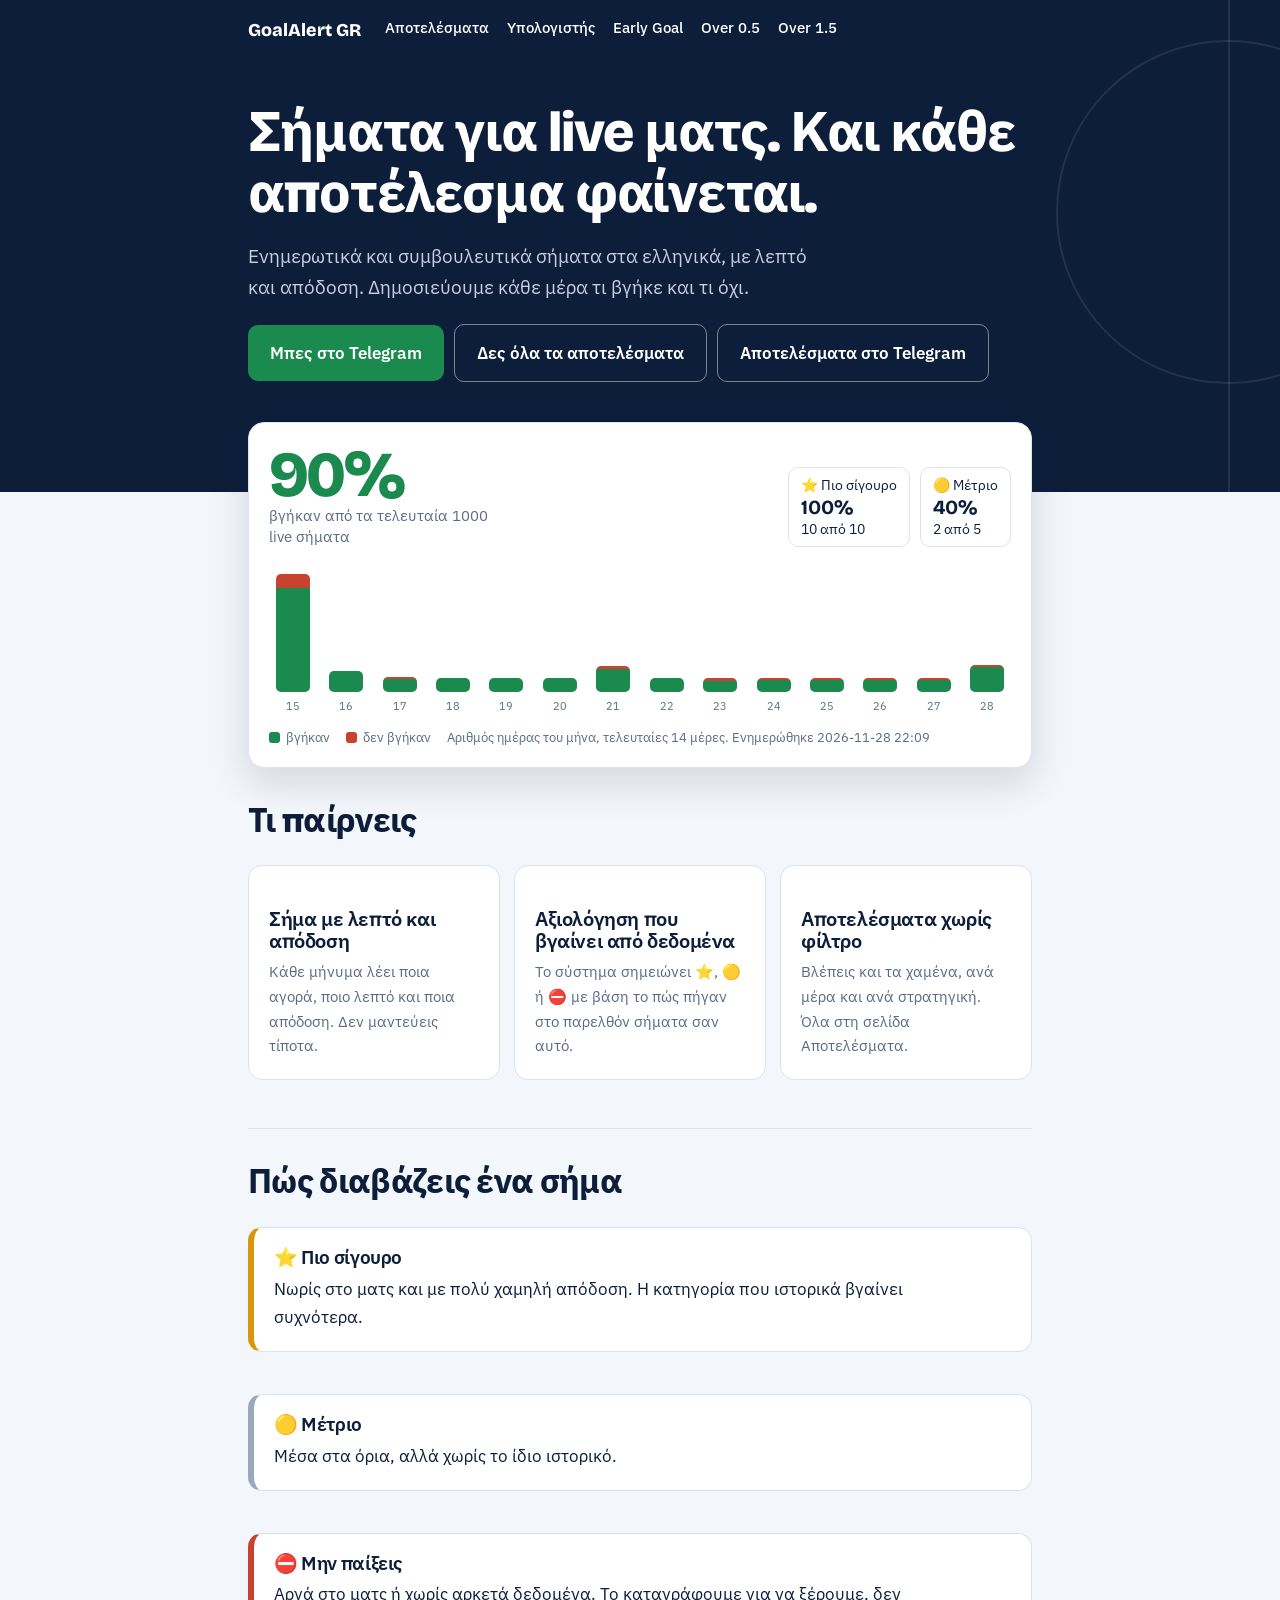
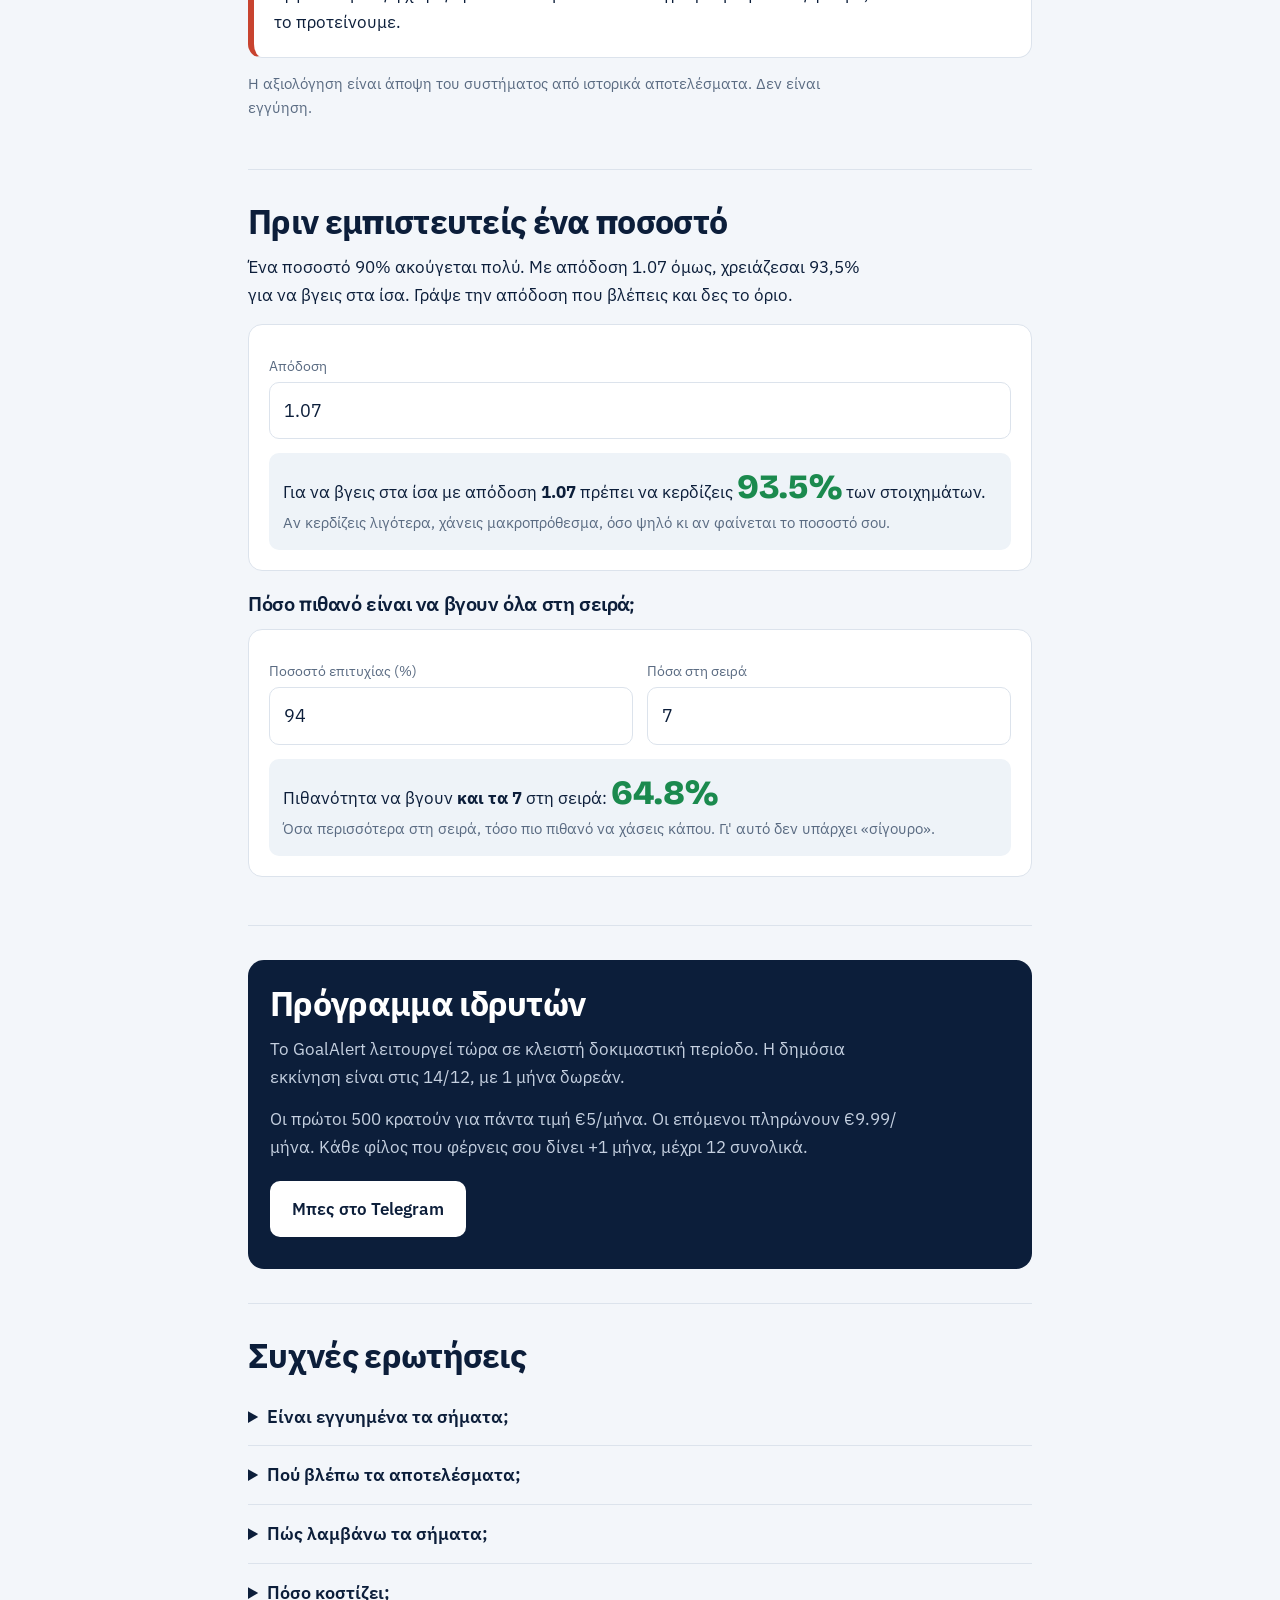
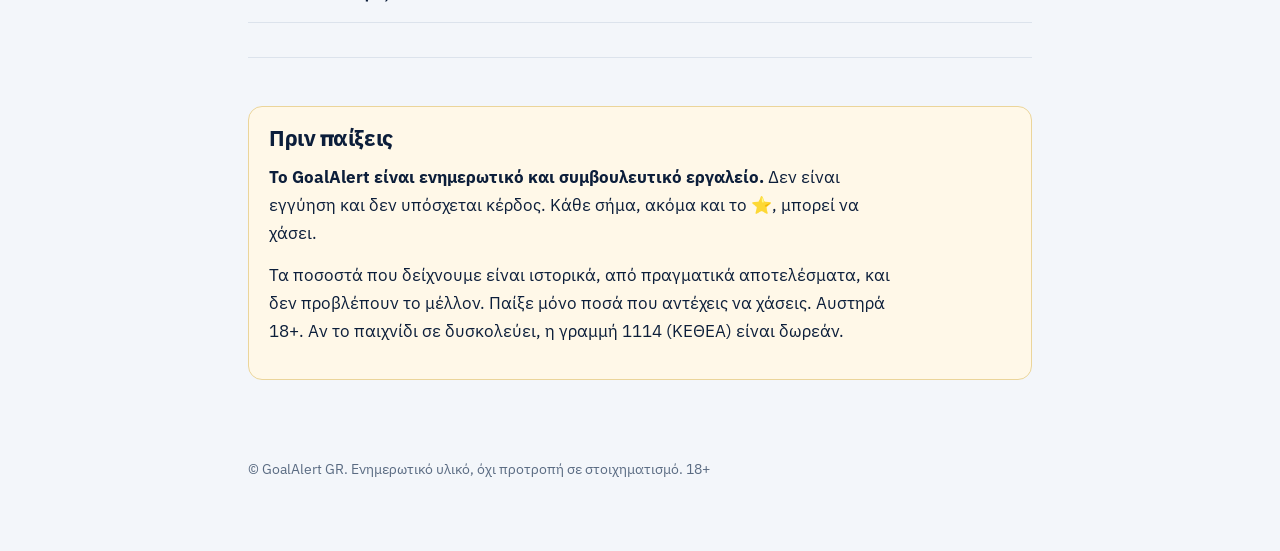
<file: index.html>
<!doctype html><html lang="el"><head><meta charset="utf-8"><meta name="viewport" content="width=device-width, initial-scale=1"><title>GoalAlert GR — Σήματα για live ποδόσφαιρο, με δημόσια αποτελέσματα</title><meta name="description" content="Ενημερωτικά και συμβουλευτικά σήματα για live ποδόσφαιρο στα ελληνικά, με καθημερινή δημόσια καταγραφή: τι βγήκε και τι όχι. Δωρεάν υπολογιστές απόδοσης."><link rel="canonical" href="https://goalalert-site.onrender.com/"><link rel="stylesheet" href="style.css"></head><body>
<div class="hero"><div class="wrap">
<nav><a href="index.html">GoalAlert GR</a><a href="apotelesmata.html">Αποτελέσματα</a><a href="pososto-gia-apodosi.html">Υπολογιστής</a><a href="early-goal.html">Early Goal</a><a href="over-0-5-imichrono.html">Over 0.5</a><a href="over-1-5.html">Over 1.5</a></nav>
<header><h1>Σήματα για live ματς. Και κάθε αποτέλεσμα φαίνεται.</h1>
<p class="lead">Ενημερωτικά και συμβουλευτικά σήματα στα ελληνικά, με λεπτό και απόδοση. Δημοσιεύουμε κάθε μέρα τι βγήκε και τι όχι.</p>
<a class="btn" href="https://t.me/GoalAlertGRBot">Μπες στο Telegram</a><a class="btn alt" href="apotelesmata.html">Δες όλα τα αποτελέσματα</a><a class="btn alt" href="https://t.me/goalalertgr_results">Αποτελέσματα στο Telegram</a></header>
</div></div>
<div class="wrap proofwrap"><div id="live-summary"><div class="proof"><p class="note" style="margin:0">Φόρτωση αποτελεσμάτων…</p></div></div></div>
<div class="wrap">
<section style="border-top:0"><h2>Τι παίρνεις</h2>
<div class="grid three">
<div class="card"><h3>Σήμα με λεπτό και απόδοση</h3><p class="note" style="margin:0">Κάθε μήνυμα λέει ποια αγορά, ποιο λεπτό και ποια απόδοση. Δεν μαντεύεις τίποτα.</p></div>
<div class="card"><h3>Αξιολόγηση που βγαίνει από δεδομένα</h3><p class="note" style="margin:0">Το σύστημα σημειώνει ⭐, 🟡 ή ⛔ με βάση το πώς πήγαν στο παρελθόν σήματα σαν αυτό.</p></div>
<div class="card"><h3>Αποτελέσματα χωρίς φίλτρο</h3><p class="note" style="margin:0">Βλέπεις και τα χαμένα, ανά μέρα και ανά στρατηγική. Όλα στη σελίδα Αποτελέσματα.</p></div>
</div></section>
<section id="sima"><h2>Πώς διαβάζεις ένα σήμα</h2>
<div class="grid">
<div class="card v s"><h3>⭐ Πιο σίγουρο</h3><p style="margin:0">Νωρίς στο ματς και με πολύ χαμηλή απόδοση. Η κατηγορία που ιστορικά βγαίνει συχνότερα.</p></div>
<div class="card v m"><h3>🟡 Μέτριο</h3><p style="margin:0">Μέσα στα όρια, αλλά χωρίς το ίδιο ιστορικό.</p></div>
<div class="card v x"><h3>⛔ Μην παίξεις</h3><p style="margin:0">Αργά στο ματς ή χωρίς αρκετά δεδομένα. Το καταγράφουμε για να ξέρουμε, δεν το προτείνουμε.</p></div>
</div>
<p class="note">Η αξιολόγηση είναι άποψη του συστήματος από ιστορικά αποτελέσματα. Δεν είναι εγγύηση.</p></section>
<section id="ypologistes"><h2>Πριν εμπιστευτείς ένα ποσοστό</h2>
<p>Ένα ποσοστό 90% ακούγεται πολύ. Με απόδοση 1.07 όμως, χρειάζεσαι 93,5% για να βγεις στα ίσα. Γράψε την απόδοση που βλέπεις και δες το όριο.</p>
<div class="card"><label for="be-odds">Απόδοση</label><input id="be-odds" inputmode="decimal" value="1.07"><div class="out" id="be-out"></div></div>
<h3>Πόσο πιθανό είναι να βγουν όλα στη σειρά;</h3>
<div class="card"><div class="grid two"><div><label for="st-p">Ποσοστό επιτυχίας (%)</label><input id="st-p" inputmode="decimal" value="94"></div><div><label for="st-n">Πόσα στη σειρά</label><input id="st-n" inputmode="numeric" value="7"></div></div><div class="out" id="st-out"></div></div></section>
<section id="programma"><div class="founder"><h2>Πρόγραμμα ιδρυτών</h2>
<p>Το GoalAlert λειτουργεί τώρα σε κλειστή δοκιμαστική περίοδο. Η δημόσια εκκίνηση είναι στις 14/12, με 1 μήνα δωρεάν.</p>
<p>Οι πρώτοι 500 κρατούν για πάντα τιμή €5/μήνα. Οι επόμενοι πληρώνουν €9.99/μήνα. Κάθε φίλος που φέρνεις σου δίνει +1 μήνα, μέχρι 12 συνολικά.</p>
<a class="btn" href="https://t.me/GoalAlertGRBot">Μπες στο Telegram</a></div></section>
<section id="faq"><h2>Συχνές ερωτήσεις</h2>
<details><summary>Είναι εγγυημένα τα σήματα;</summary><p>Όχι. Τίποτα δεν είναι εγγυημένο στο ποδόσφαιρο. Το GoalAlert είναι ενημερωτικό και συμβουλευτικό.</p></details>
<details><summary>Πού βλέπω τα αποτελέσματα;</summary><p>Στη σελίδα <a href="apotelesmata.html">Αποτελέσματα</a>. Ανανεώνονται αυτόματα και περιλαμβάνουν και τα χαμένα. Τα ίδια αποτελέσματα ανεβαίνουν κάθε πρωί και στο <a href="https://t.me/goalalertgr_results">δημόσιο κανάλι μας στο Telegram</a>.</p></details>
<details><summary>Πώς λαμβάνω τα σήματα;</summary><p>Μέσα από το Telegram. Πατάς «Μπες στο Telegram», ξεκινάς το bot και παίρνεις προσωπικούς συνδέσμους για τα κανάλια.</p></details>
<details><summary>Πόσο κοστίζει;</summary><p>Στη δημόσια εκκίνηση: 1 μήνας δωρεάν, μετά €5/μήνα για τους πρώτους 500 και €9.99/μήνα για τους υπόλοιπους.</p></details></section>
<section id="risk"><div class="card warn"><h2 style="font-size:22px">Πριν παίξεις</h2><p><b>Το GoalAlert είναι ενημερωτικό και συμβουλευτικό εργαλείο.</b> Δεν είναι εγγύηση και δεν υπόσχεται κέρδος. Κάθε σήμα, ακόμα και το ⭐, μπορεί να χάσει.</p><p>Τα ποσοστά που δείχνουμε είναι ιστορικά, από πραγματικά αποτελέσματα, και δεν προβλέπουν το μέλλον. Παίξε μόνο ποσά που αντέχεις να χάσεις. Αυστηρά 18+. Αν το παιχνίδι σε δυσκολεύει, η γραμμή 1114 (ΚΕΘΕΑ) είναι δωρεάν.</p></div></section>
<footer>© GoalAlert GR. Ενημερωτικό υλικό, όχι προτροπή σε στοιχηματισμό. 18+</footer>
</div><script>window.GA_API="";</script><script src="app.js"></script></body></html>
</file>
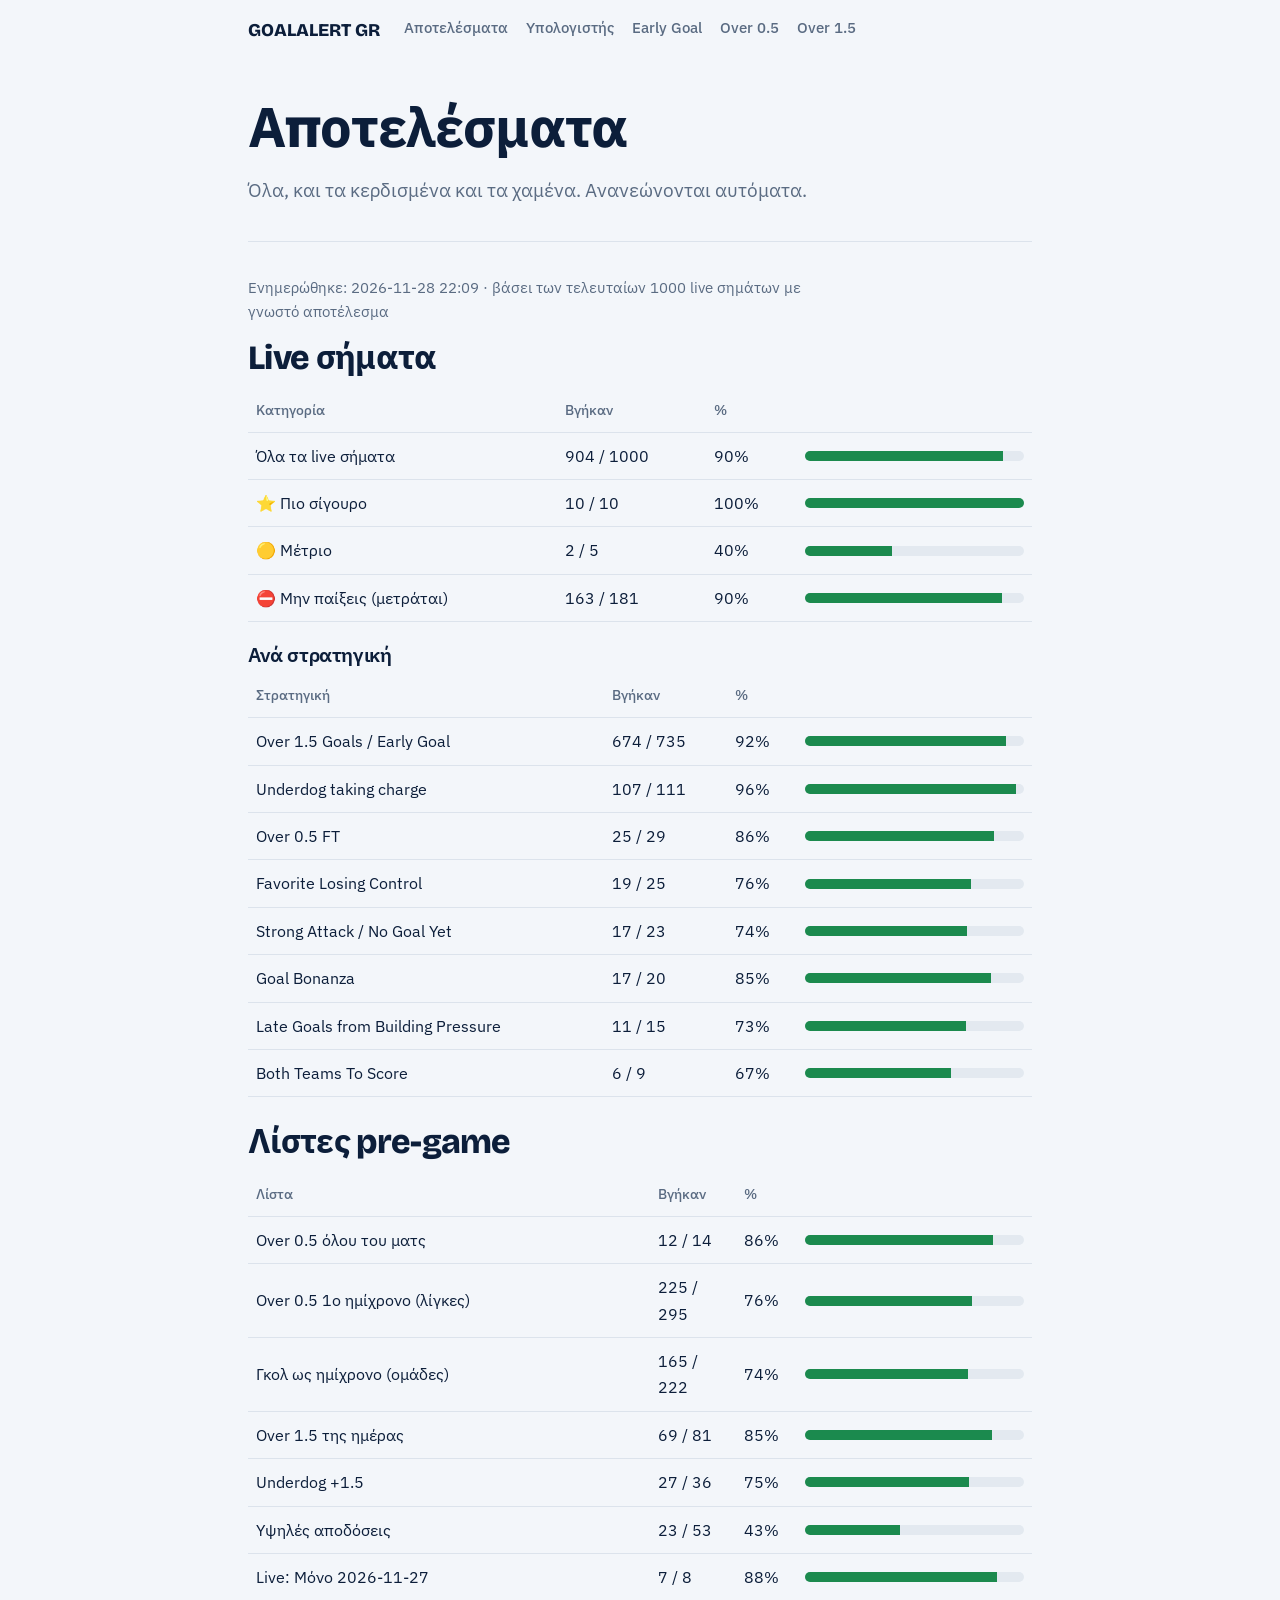
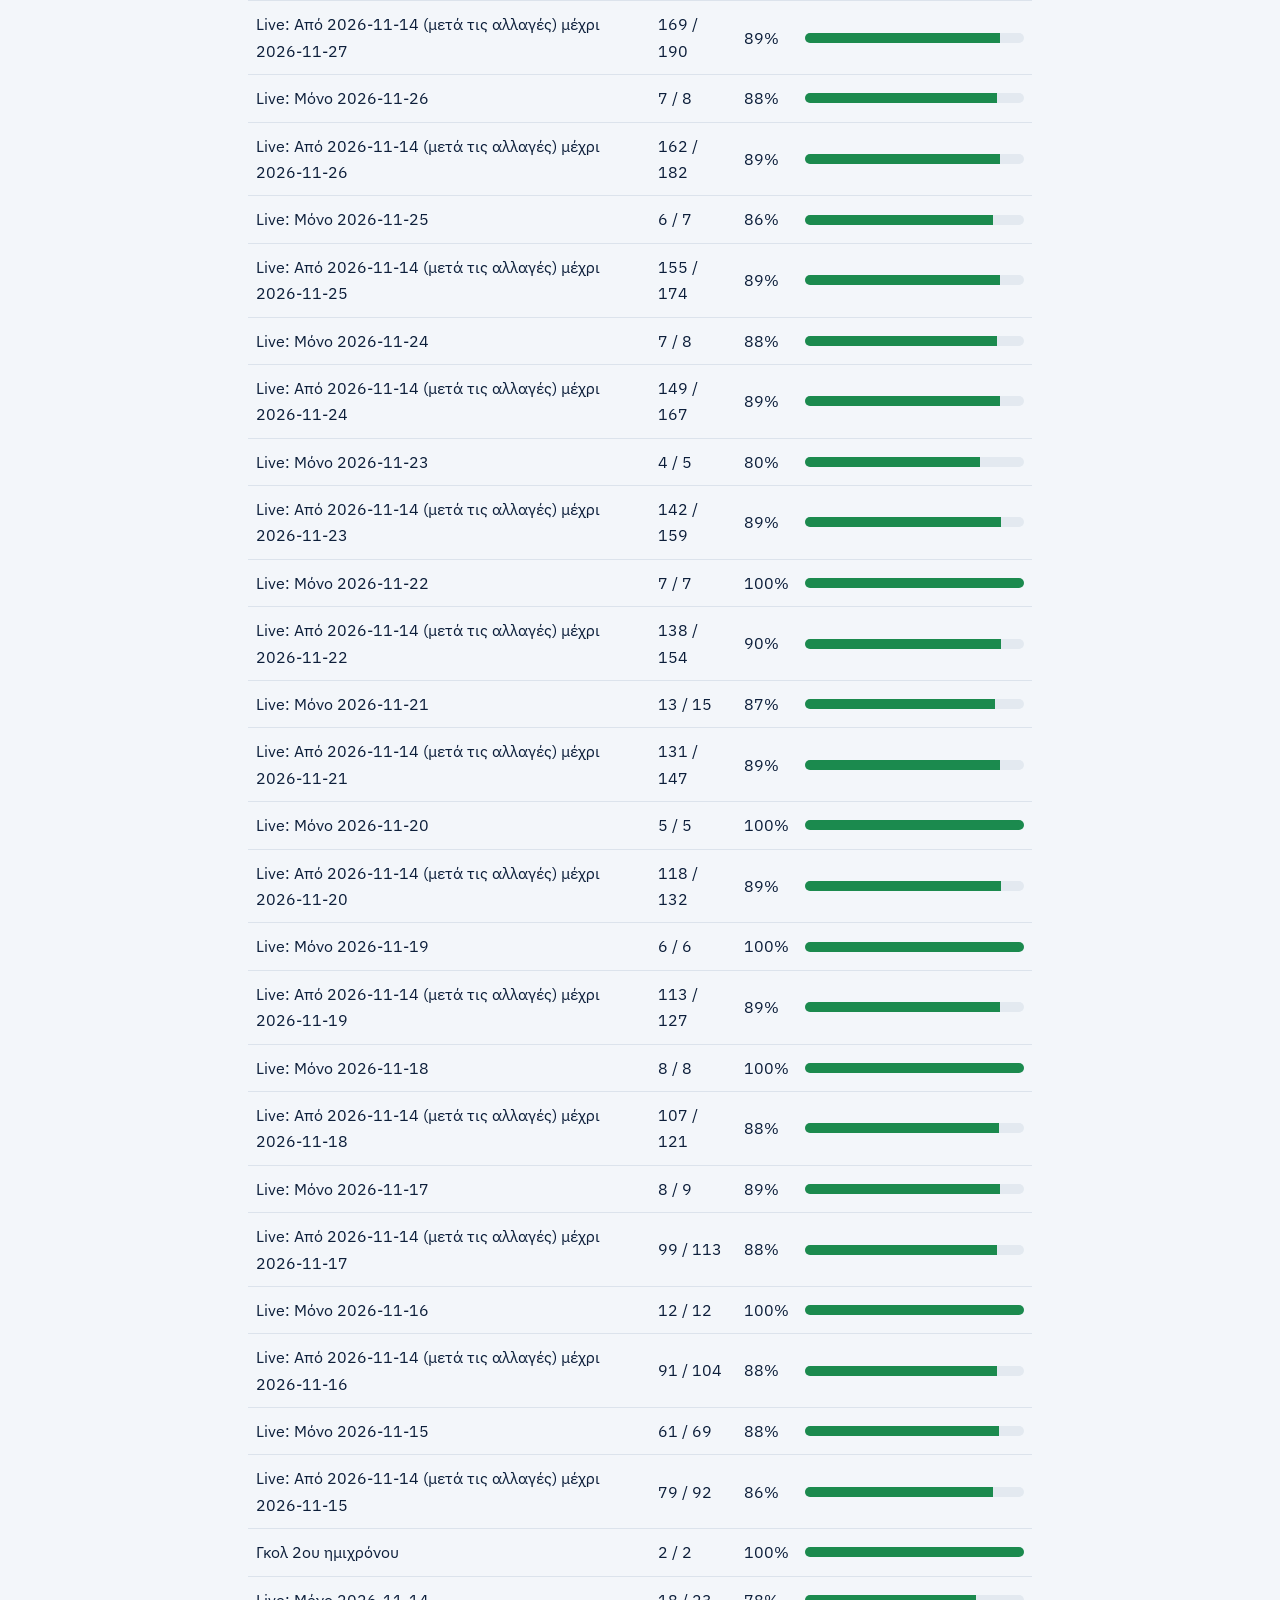
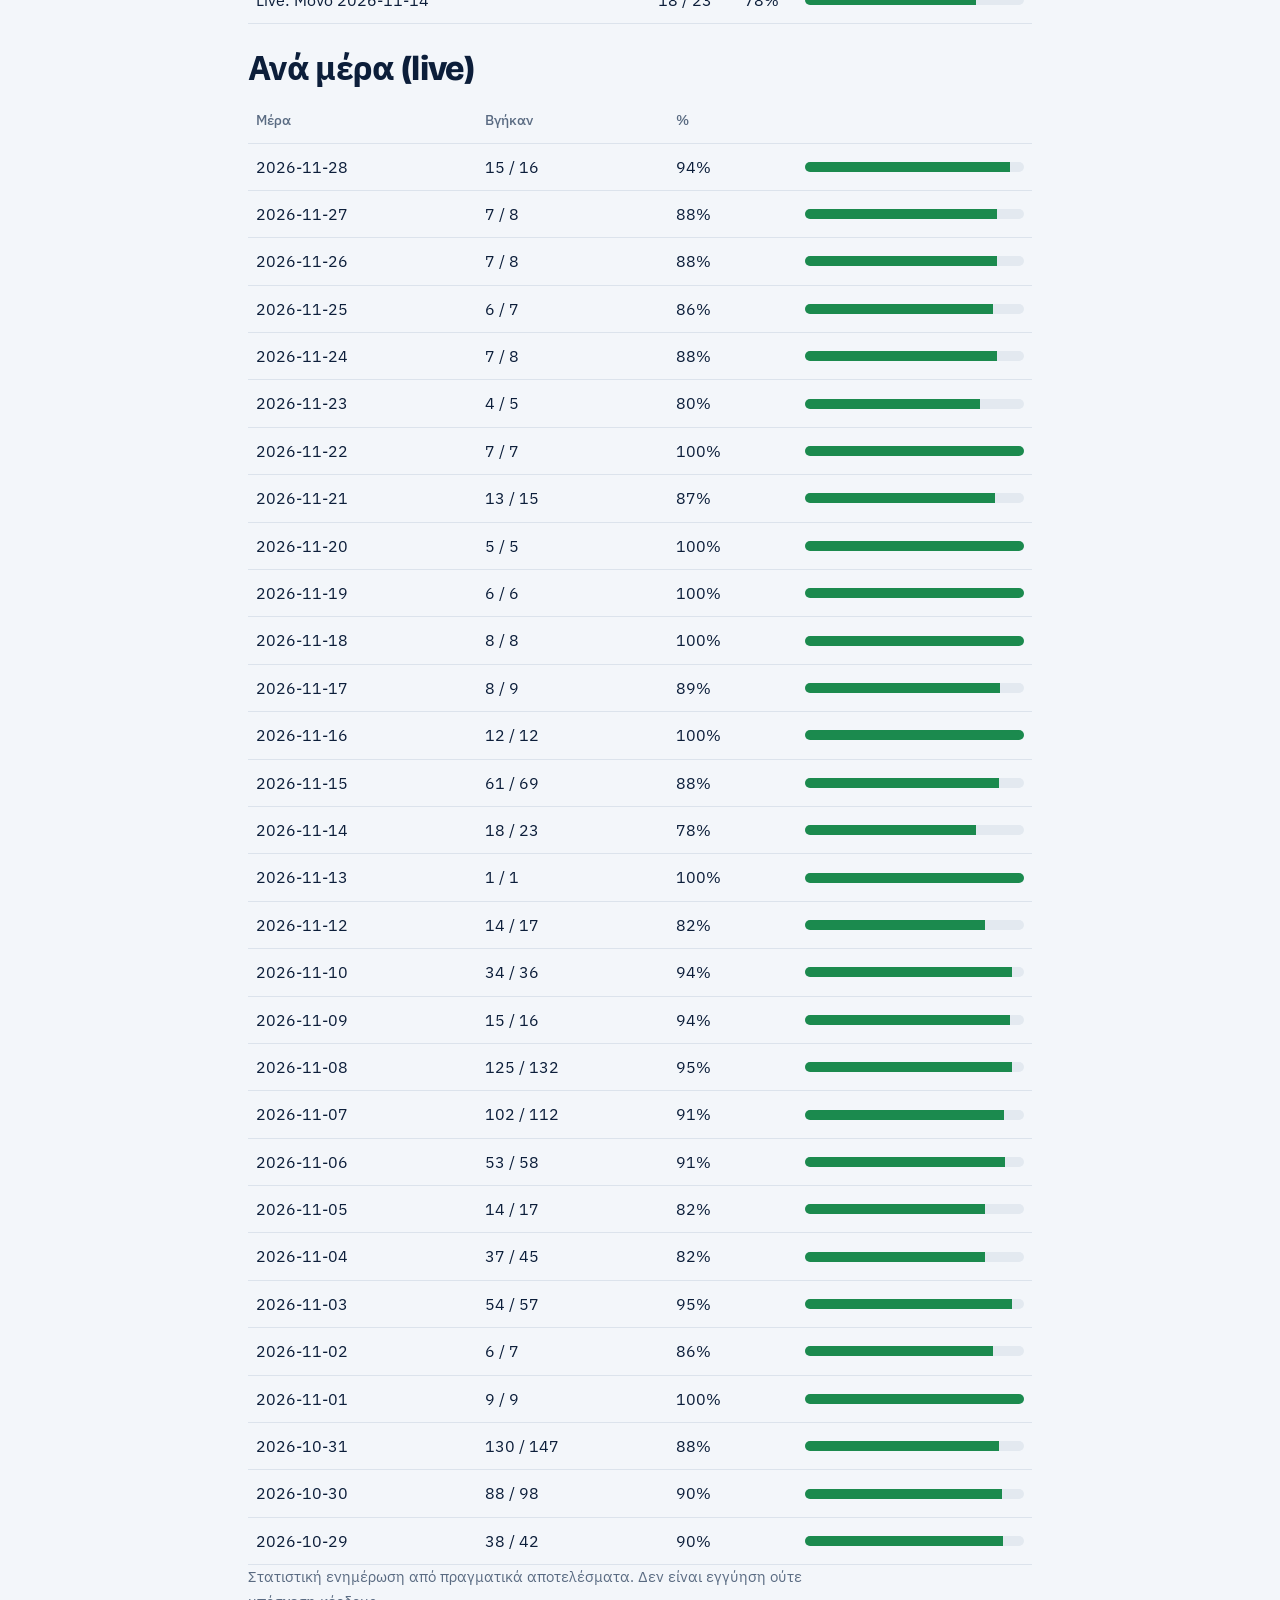
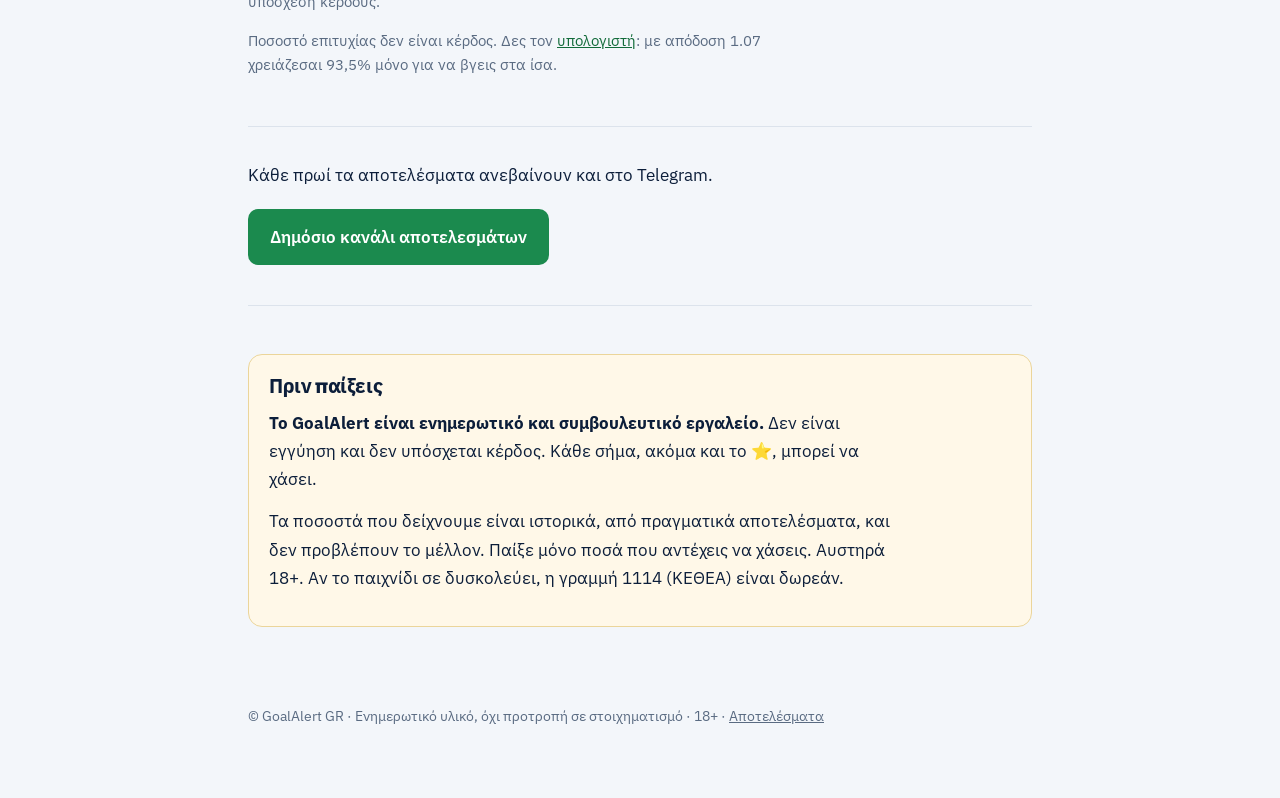
<file: apotelesmata.html>
<!doctype html><html lang="el"><head><meta charset="utf-8"><meta name="viewport" content="width=device-width, initial-scale=1"><title>Αποτελέσματα GoalAlert GR — καθημερινή δημόσια καταγραφή</title><meta name="description" content="Πόσα σήματα και λίστες βγήκαν και πόσα όχι: τα αποτελέσματα του GoalAlert GR των τελευταίων 30 ημερών, ανανεώνονται καθημερινά."><link rel="canonical" href="https://goalalert-site.onrender.com/apotelesmata.html"><link rel="stylesheet" href="style.css"></head><body><div class="wrap"><nav><a href="index.html">GOALALERT GR</a><a href="apotelesmata.html">Αποτελέσματα</a><a href="pososto-gia-apodosi.html">Υπολογιστής</a><a href="early-goal.html">Early Goal</a><a href="over-0-5-imichrono.html">Over 0.5</a><a href="over-1-5.html">Over 1.5</a></nav><header><h1>Αποτελέσματα</h1><p class="lead">Όλα, και τα κερδισμένα και τα χαμένα. Ανανεώνονται αυτόματα.</p></header><section><div id="live-full"><p class="note">Φόρτωση…</p></div><p class="note">Ποσοστό επιτυχίας δεν είναι κέρδος. Δες τον <a href="pososto-gia-apodosi.html">υπολογιστή</a>: με απόδοση 1.07 χρειάζεσαι 93,5% μόνο για να βγεις στα ίσα.</p></section><section><p>Κάθε πρωί τα αποτελέσματα ανεβαίνουν και στο Telegram.</p><a class="btn" href="https://t.me/goalalertgr_results">Δημόσιο κανάλι αποτελεσμάτων</a></section><section id="risk"><div class="card warn"><h2 style="font-size:20px">Πριν παίξεις</h2><p><b>Το GoalAlert είναι ενημερωτικό και συμβουλευτικό εργαλείο.</b> Δεν είναι εγγύηση και δεν υπόσχεται κέρδος. Κάθε σήμα, ακόμα και το ⭐, μπορεί να χάσει.</p><p>Τα ποσοστά που δείχνουμε είναι ιστορικά, από πραγματικά αποτελέσματα, και δεν προβλέπουν το μέλλον. Παίξε μόνο ποσά που αντέχεις να χάσεις. Αυστηρά 18+. Αν το παιχνίδι σε δυσκολεύει, η γραμμή 1114 (ΚΕΘΕΑ) είναι δωρεάν.</p></div></section><footer>© GoalAlert GR · Ενημερωτικό υλικό, όχι προτροπή σε στοιχηματισμό · 18+ · <a href="apotelesmata.html" style="color:inherit">Αποτελέσματα</a></footer></div><script>window.GA_API="";</script><script src="app.js"></script></body></html>
</file>
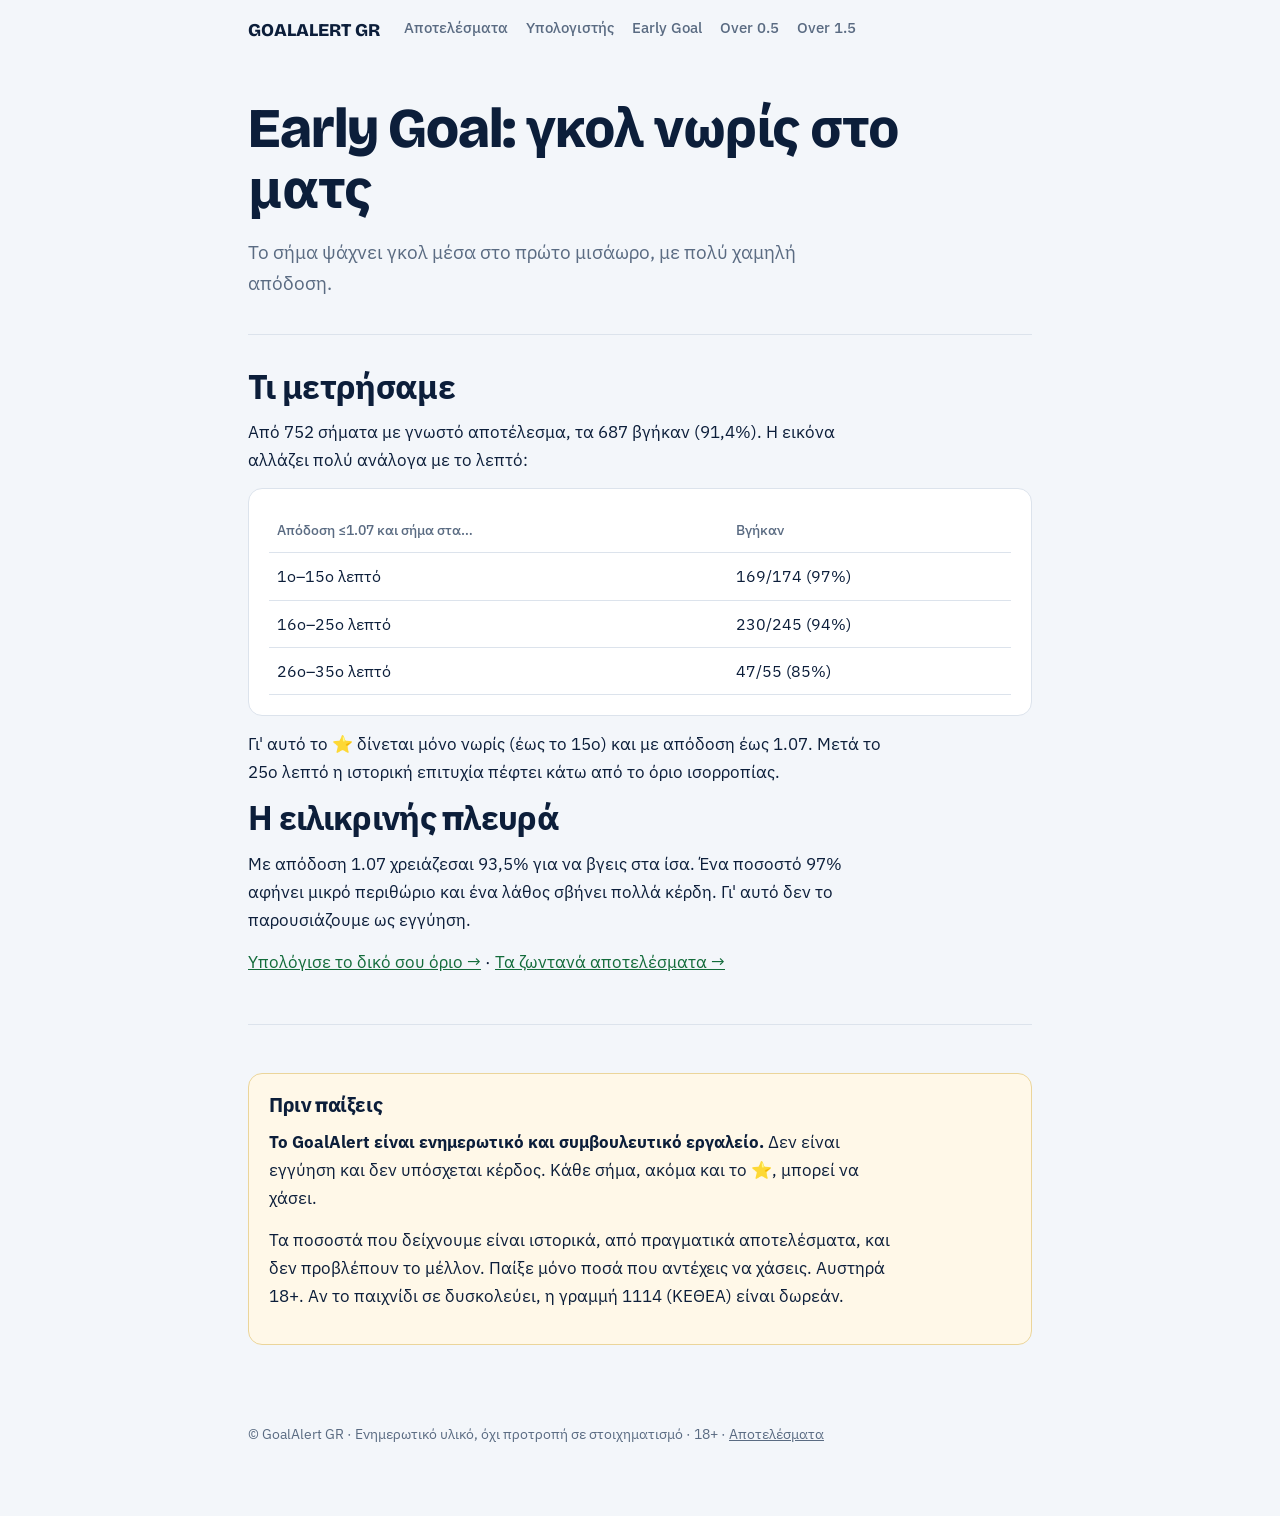
<file: early-goal.html>
<!doctype html><html lang="el"><head><meta charset="utf-8"><meta name="viewport" content="width=device-width, initial-scale=1"><title>Early Goal (πρώιμο γκολ): τι δείχνουν τα δεδομένα</title><meta name="description" content="Τι είναι η στρατηγική Early Goal, πώς αξιολογούμε τα σήματά της ανάλογα με λεπτό και απόδοση, και τι δείχνουν τα πραγματικά μας δεδομένα."><link rel="canonical" href="https://goalalert-site.onrender.com/early-goal.html"><link rel="stylesheet" href="style.css"></head><body><div class="wrap"><nav><a href="index.html">GOALALERT GR</a><a href="apotelesmata.html">Αποτελέσματα</a><a href="pososto-gia-apodosi.html">Υπολογιστής</a><a href="early-goal.html">Early Goal</a><a href="over-0-5-imichrono.html">Over 0.5</a><a href="over-1-5.html">Over 1.5</a></nav><header><h1>Early Goal: γκολ νωρίς στο ματς</h1><p class="lead">Το σήμα ψάχνει γκολ μέσα στο πρώτο μισάωρο, με πολύ χαμηλή απόδοση.</p></header>
<section><h2>Τι μετρήσαμε</h2><p>Από 752 σήματα με γνωστό αποτέλεσμα, τα 687 βγήκαν (91,4%). Η εικόνα αλλάζει πολύ ανάλογα με το λεπτό:</p><div class="card tbl"><table><tr><th>Απόδοση ≤1.07 και σήμα στα…</th><th>Βγήκαν</th></tr><tr><td>1ο–15ο λεπτό</td><td>169/174 (97%)</td></tr><tr><td>16ο–25ο λεπτό</td><td>230/245 (94%)</td></tr><tr><td>26ο–35ο λεπτό</td><td>47/55 (85%)</td></tr></table></div><p>Γι' αυτό το ⭐ δίνεται μόνο νωρίς (έως το 15ο) και με απόδοση έως 1.07. Μετά το 25ο λεπτό η ιστορική επιτυχία πέφτει κάτω από το όριο ισορροπίας.</p>
<h2>Η ειλικρινής πλευρά</h2><p>Με απόδοση 1.07 χρειάζεσαι 93,5% για να βγεις στα ίσα. Ένα ποσοστό 97% αφήνει μικρό περιθώριο και ένα λάθος σβήνει πολλά κέρδη. Γι' αυτό δεν το παρουσιάζουμε ως εγγύηση.</p><p><a href="pososto-gia-apodosi.html">Υπολόγισε το δικό σου όριο →</a> · <a href="apotelesmata.html">Τα ζωντανά αποτελέσματα →</a></p></section><section id="risk"><div class="card warn"><h2 style="font-size:20px">Πριν παίξεις</h2><p><b>Το GoalAlert είναι ενημερωτικό και συμβουλευτικό εργαλείο.</b> Δεν είναι εγγύηση και δεν υπόσχεται κέρδος. Κάθε σήμα, ακόμα και το ⭐, μπορεί να χάσει.</p><p>Τα ποσοστά που δείχνουμε είναι ιστορικά, από πραγματικά αποτελέσματα, και δεν προβλέπουν το μέλλον. Παίξε μόνο ποσά που αντέχεις να χάσεις. Αυστηρά 18+. Αν το παιχνίδι σε δυσκολεύει, η γραμμή 1114 (ΚΕΘΕΑ) είναι δωρεάν.</p></div></section><footer>© GoalAlert GR · Ενημερωτικό υλικό, όχι προτροπή σε στοιχηματισμό · 18+ · <a href="apotelesmata.html" style="color:inherit">Αποτελέσματα</a></footer></div><script>window.GA_API="";</script><script src="app.js"></script></body></html>
</file>
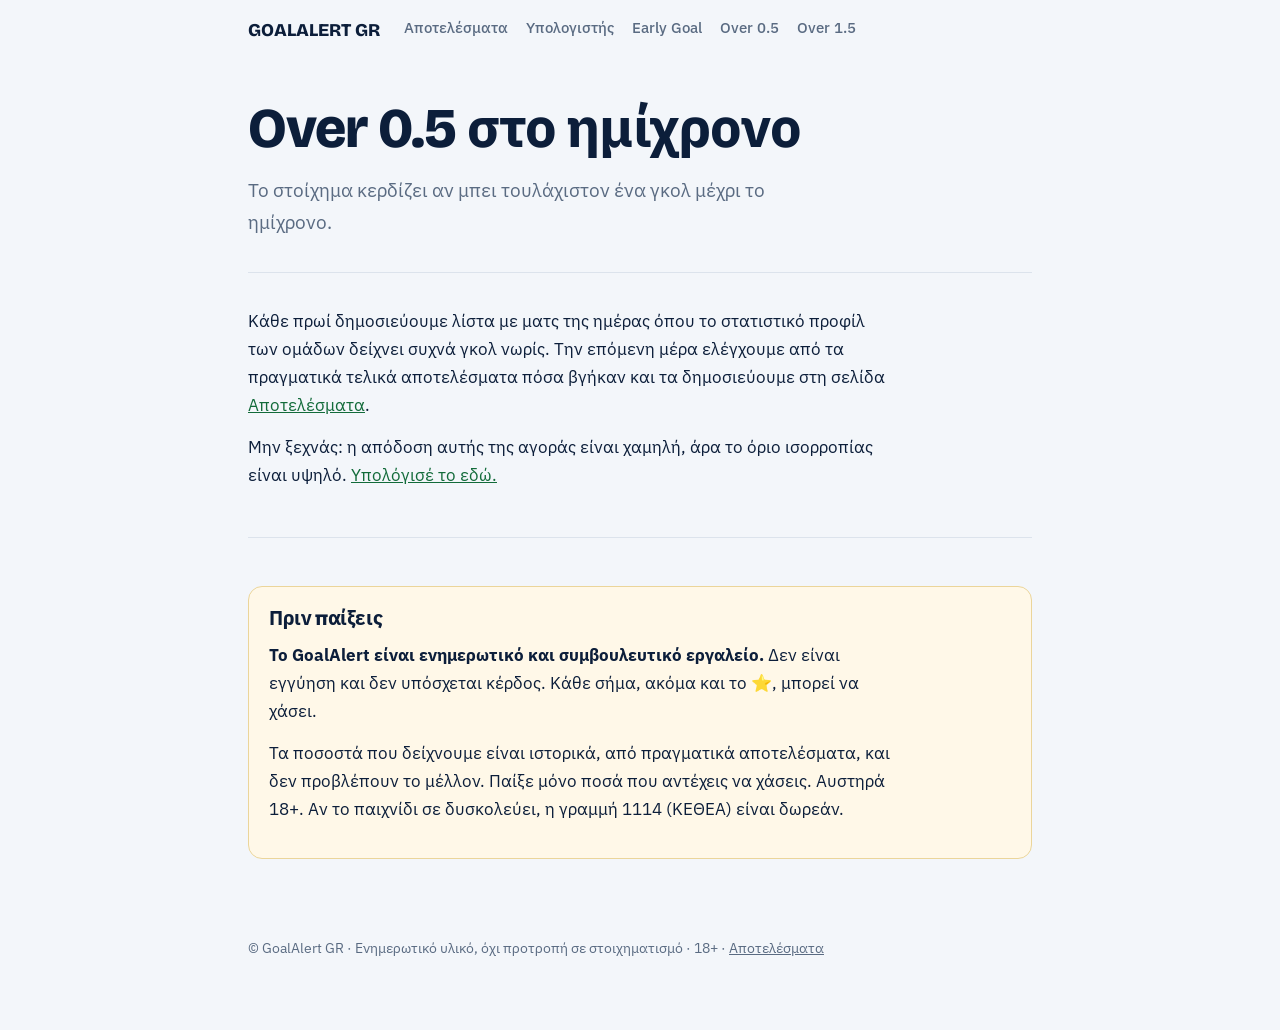
<file: over-0-5-imichrono.html>
<!doctype html><html lang="el"><head><meta charset="utf-8"><meta name="viewport" content="width=device-width, initial-scale=1"><title>Over 0.5 ημιχρόνου: τι σημαίνει και πώς το μετράμε</title><meta name="description" content="Τι σημαίνει Over 0.5 στο πρώτο ημίχρονο, πώς το ελέγχουμε στις καθημερινές λίστες και πού βλέπεις τα πραγματικά αποτελέσματα."><link rel="canonical" href="https://goalalert-site.onrender.com/over-0-5-imichrono.html"><link rel="stylesheet" href="style.css"></head><body><div class="wrap"><nav><a href="index.html">GOALALERT GR</a><a href="apotelesmata.html">Αποτελέσματα</a><a href="pososto-gia-apodosi.html">Υπολογιστής</a><a href="early-goal.html">Early Goal</a><a href="over-0-5-imichrono.html">Over 0.5</a><a href="over-1-5.html">Over 1.5</a></nav><header><h1>Over 0.5 στο ημίχρονο</h1><p class="lead">Το στοίχημα κερδίζει αν μπει τουλάχιστον ένα γκολ μέχρι το ημίχρονο.</p></header><section><p>Κάθε πρωί δημοσιεύουμε λίστα με ματς της ημέρας όπου το στατιστικό προφίλ των ομάδων δείχνει συχνά γκολ νωρίς. Την επόμενη μέρα ελέγχουμε από τα πραγματικά τελικά αποτελέσματα πόσα βγήκαν και τα δημοσιεύουμε στη σελίδα <a href="apotelesmata.html">Αποτελέσματα</a>.</p><p>Μην ξεχνάς: η απόδοση αυτής της αγοράς είναι χαμηλή, άρα το όριο ισορροπίας είναι υψηλό. <a href="pososto-gia-apodosi.html">Υπολόγισέ το εδώ.</a></p></section><section id="risk"><div class="card warn"><h2 style="font-size:20px">Πριν παίξεις</h2><p><b>Το GoalAlert είναι ενημερωτικό και συμβουλευτικό εργαλείο.</b> Δεν είναι εγγύηση και δεν υπόσχεται κέρδος. Κάθε σήμα, ακόμα και το ⭐, μπορεί να χάσει.</p><p>Τα ποσοστά που δείχνουμε είναι ιστορικά, από πραγματικά αποτελέσματα, και δεν προβλέπουν το μέλλον. Παίξε μόνο ποσά που αντέχεις να χάσεις. Αυστηρά 18+. Αν το παιχνίδι σε δυσκολεύει, η γραμμή 1114 (ΚΕΘΕΑ) είναι δωρεάν.</p></div></section><footer>© GoalAlert GR · Ενημερωτικό υλικό, όχι προτροπή σε στοιχηματισμό · 18+ · <a href="apotelesmata.html" style="color:inherit">Αποτελέσματα</a></footer></div><script>window.GA_API="";</script><script src="app.js"></script></body></html>
</file>
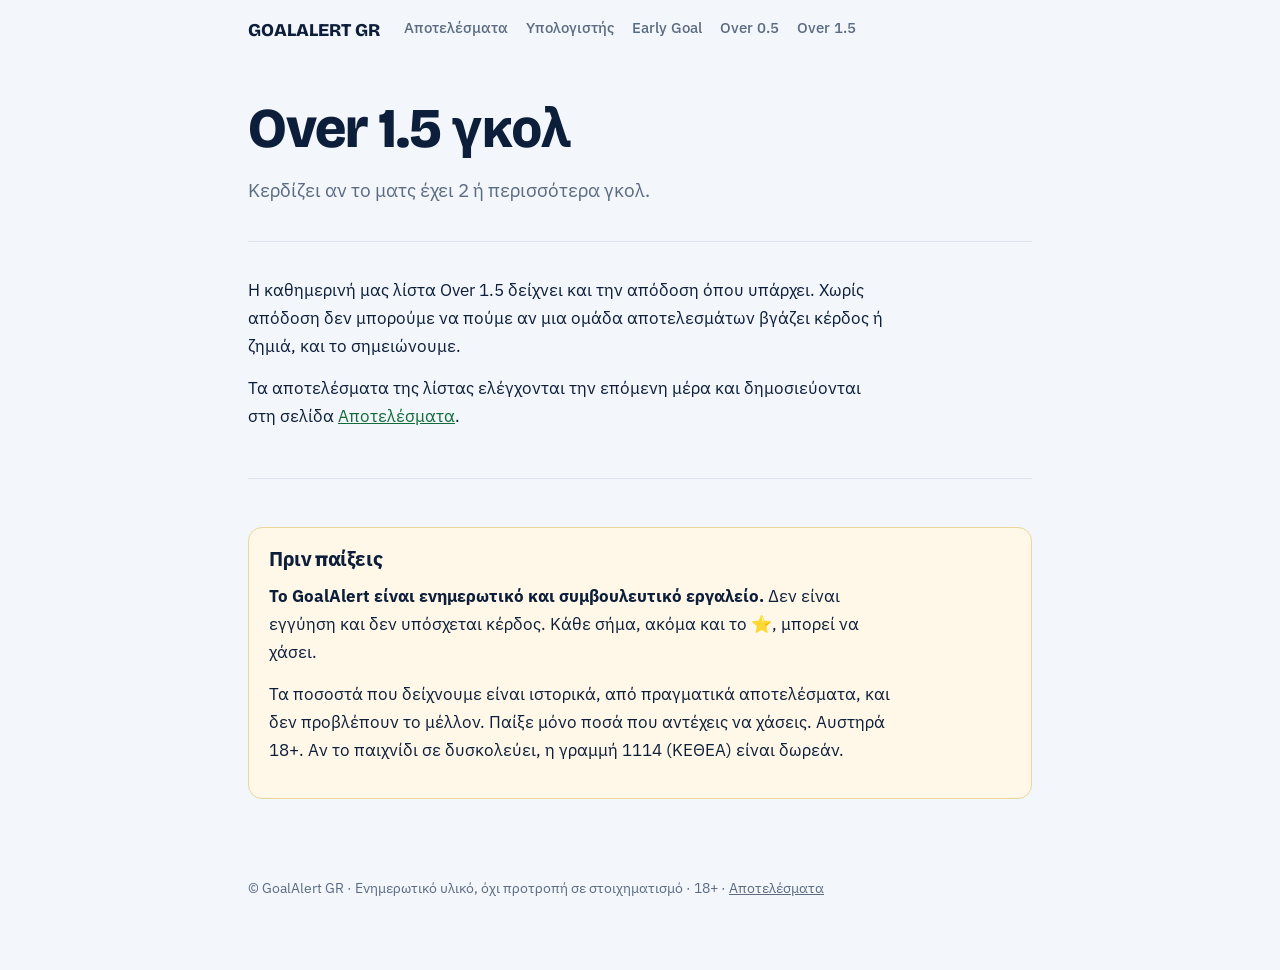
<file: over-1-5.html>
<!doctype html><html lang="el"><head><meta charset="utf-8"><meta name="viewport" content="width=device-width, initial-scale=1"><title>Over 1.5 γκολ: τι σημαίνει και πώς το αξιολογούμε</title><meta name="description" content="Τι σημαίνει Over 1.5, πώς φτιάχνουμε τη λίστα της ημέρας και πού δημοσιεύουμε τα πραγματικά αποτελέσματά της."><link rel="canonical" href="https://goalalert-site.onrender.com/over-1-5.html"><link rel="stylesheet" href="style.css"></head><body><div class="wrap"><nav><a href="index.html">GOALALERT GR</a><a href="apotelesmata.html">Αποτελέσματα</a><a href="pososto-gia-apodosi.html">Υπολογιστής</a><a href="early-goal.html">Early Goal</a><a href="over-0-5-imichrono.html">Over 0.5</a><a href="over-1-5.html">Over 1.5</a></nav><header><h1>Over 1.5 γκολ</h1><p class="lead">Κερδίζει αν το ματς έχει 2 ή περισσότερα γκολ.</p></header><section><p>Η καθημερινή μας λίστα Over 1.5 δείχνει και την απόδοση όπου υπάρχει. Χωρίς απόδοση δεν μπορούμε να πούμε αν μια ομάδα αποτελεσμάτων βγάζει κέρδος ή ζημιά, και το σημειώνουμε.</p><p>Τα αποτελέσματα της λίστας ελέγχονται την επόμενη μέρα και δημοσιεύονται στη σελίδα <a href="apotelesmata.html">Αποτελέσματα</a>.</p></section><section id="risk"><div class="card warn"><h2 style="font-size:20px">Πριν παίξεις</h2><p><b>Το GoalAlert είναι ενημερωτικό και συμβουλευτικό εργαλείο.</b> Δεν είναι εγγύηση και δεν υπόσχεται κέρδος. Κάθε σήμα, ακόμα και το ⭐, μπορεί να χάσει.</p><p>Τα ποσοστά που δείχνουμε είναι ιστορικά, από πραγματικά αποτελέσματα, και δεν προβλέπουν το μέλλον. Παίξε μόνο ποσά που αντέχεις να χάσεις. Αυστηρά 18+. Αν το παιχνίδι σε δυσκολεύει, η γραμμή 1114 (ΚΕΘΕΑ) είναι δωρεάν.</p></div></section><footer>© GoalAlert GR · Ενημερωτικό υλικό, όχι προτροπή σε στοιχηματισμό · 18+ · <a href="apotelesmata.html" style="color:inherit">Αποτελέσματα</a></footer></div><script>window.GA_API="";</script><script src="app.js"></script></body></html>
</file>
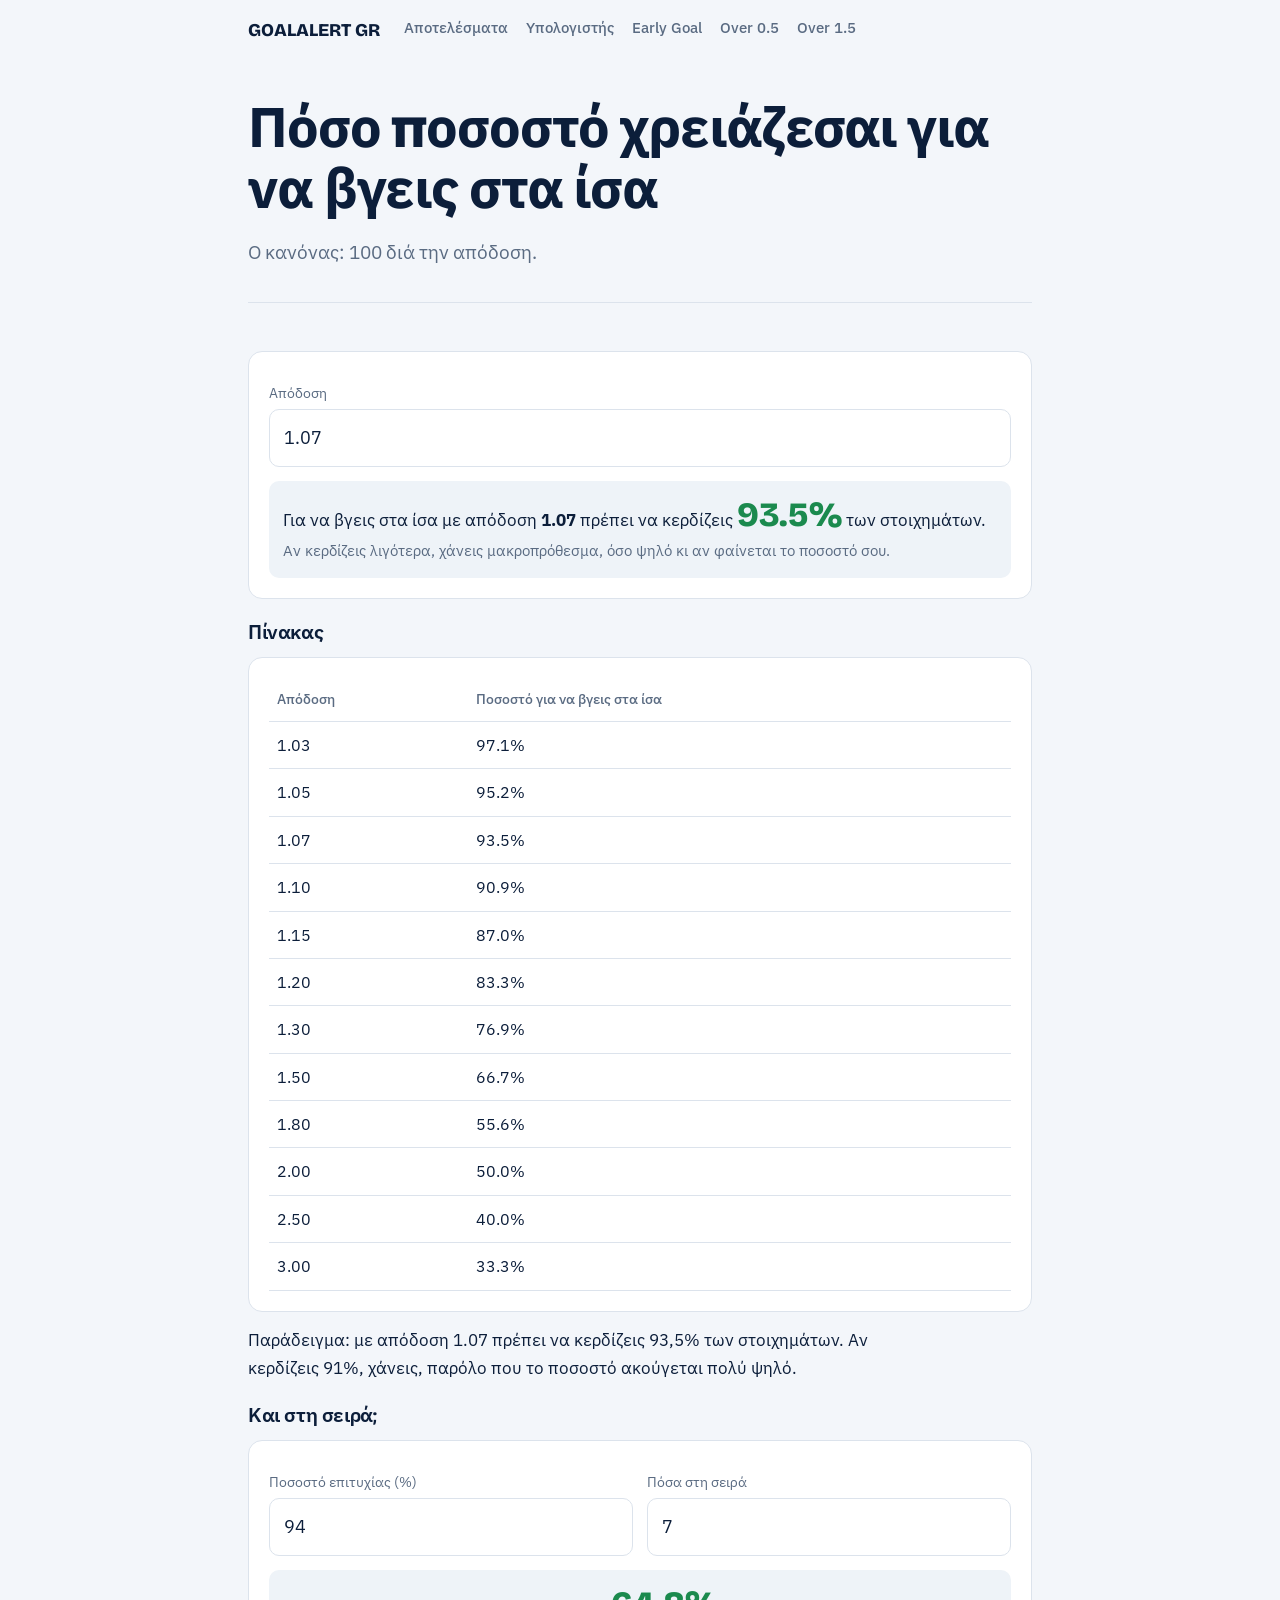
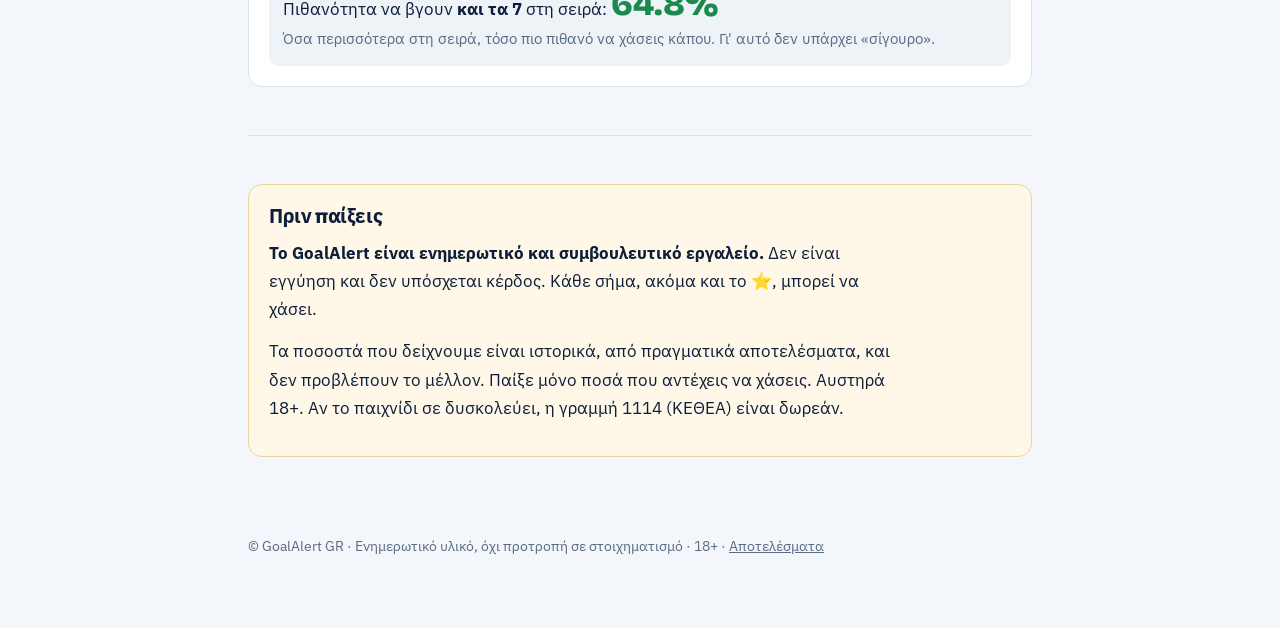
<file: pososto-gia-apodosi.html>
<!doctype html><html lang="el"><head><meta charset="utf-8"><meta name="viewport" content="width=device-width, initial-scale=1"><title>Ποσοστό επιτυχίας για να βγεις στα ίσα — υπολογιστής απόδοσης</title><meta name="description" content="Υπολογιστής: πόσο ποσοστό επιτυχίας χρειάζεσαι για κάθε απόδοση ώστε να μην χάνεις μακροπρόθεσμα. Δωρεάν."><link rel="canonical" href="https://goalalert-site.onrender.com/pososto-gia-apodosi.html"><link rel="stylesheet" href="style.css"></head><body><div class="wrap"><nav><a href="index.html">GOALALERT GR</a><a href="apotelesmata.html">Αποτελέσματα</a><a href="pososto-gia-apodosi.html">Υπολογιστής</a><a href="early-goal.html">Early Goal</a><a href="over-0-5-imichrono.html">Over 0.5</a><a href="over-1-5.html">Over 1.5</a></nav><header><h1>Πόσο ποσοστό χρειάζεσαι για να βγεις στα ίσα</h1><p class="lead">Ο κανόνας: 100 διά την απόδοση.</p></header><section><div class="card"><label for="be-odds">Απόδοση</label><input id="be-odds" inputmode="decimal" value="1.07"><div class="out" id="be-out"></div></div><h3>Πίνακας</h3><div class="card tbl" id="be-table"></div><p>Παράδειγμα: με απόδοση 1.07 πρέπει να κερδίζεις 93,5% των στοιχημάτων. Αν κερδίζεις 91%, χάνεις, παρόλο που το ποσοστό ακούγεται πολύ ψηλό.</p><h3>Και στη σειρά;</h3><div class="card"><div class="grid two"><div><label for="st-p">Ποσοστό επιτυχίας (%)</label><input id="st-p" inputmode="decimal" value="94"></div><div><label for="st-n">Πόσα στη σειρά</label><input id="st-n" inputmode="numeric" value="7"></div></div><div class="out" id="st-out"></div></div></section><section id="risk"><div class="card warn"><h2 style="font-size:20px">Πριν παίξεις</h2><p><b>Το GoalAlert είναι ενημερωτικό και συμβουλευτικό εργαλείο.</b> Δεν είναι εγγύηση και δεν υπόσχεται κέρδος. Κάθε σήμα, ακόμα και το ⭐, μπορεί να χάσει.</p><p>Τα ποσοστά που δείχνουμε είναι ιστορικά, από πραγματικά αποτελέσματα, και δεν προβλέπουν το μέλλον. Παίξε μόνο ποσά που αντέχεις να χάσεις. Αυστηρά 18+. Αν το παιχνίδι σε δυσκολεύει, η γραμμή 1114 (ΚΕΘΕΑ) είναι δωρεάν.</p></div></section><footer>© GoalAlert GR · Ενημερωτικό υλικό, όχι προτροπή σε στοιχηματισμό · 18+ · <a href="apotelesmata.html" style="color:inherit">Αποτελέσματα</a></footer></div><script>window.GA_API="";</script><script src="app.js"></script></body></html>
</file>
<file: style.css>
@import url('https://fonts.googleapis.com/css2?family=Bricolage+Grotesque:opsz,wght@12..96,600;12..96,800&family=IBM+Plex+Sans:wght@400;500;600&display=swap');
:root{--paper:#F3F6FA;--card:#fff;--ink:#0C1E3A;--mute:#5A6B82;--line:#DCE3EC;--pitch:#1B8A4E;--pitchd:#126B3A;--miss:#C8432F;--gold:#D9960B;--navy:#0C1E3A}
*{box-sizing:border-box}
html{-webkit-text-size-adjust:100%}
body{margin:0;background:var(--paper);color:var(--ink);font:17px/1.65 'IBM Plex Sans',system-ui,-apple-system,"Segoe UI",Roboto,sans-serif}
.wrap{max-width:820px;margin:0 auto;padding:0 18px}
h1,h2,h3{font-family:'Bricolage Grotesque','IBM Plex Sans',sans-serif;letter-spacing:-.02em;line-height:1.1;margin:0}
h1{font-size:clamp(34px,8.5vw,56px);font-weight:800;margin:6px 0 16px}
h2{font-size:clamp(26px,5.5vw,34px);font-weight:800;margin:0 0 12px}
h3{font-size:20px;font-weight:600;margin:22px 0 8px}
p{margin:0 0 14px;max-width:64ch}
a{color:var(--pitchd)}
.lead{color:var(--mute);font-size:19px;max-width:52ch}
nav{display:flex;flex-wrap:wrap;gap:4px 18px;padding:16px 0;font-size:15px}
nav a{color:var(--mute);text-decoration:none;font-weight:500}
nav a:first-child{color:var(--ink);font-family:'Bricolage Grotesque',sans-serif;font-weight:800;font-size:18px;margin-right:6px}
header{padding:30px 0 20px}
section{padding:34px 0;border-top:1px solid var(--line)}
.hero{background:var(--navy);color:#fff;position:relative;overflow:hidden;padding-bottom:96px}
.hero:before{content:"";position:absolute;right:-120px;top:40px;width:340px;height:340px;border:2px solid rgba(255,255,255,.09);border-radius:50%}
.hero:after{content:"";position:absolute;right:50px;top:0;bottom:0;border-right:2px solid rgba(255,255,255,.09)}
.hero .wrap{position:relative;z-index:1}
.hero nav a{color:#B6C3D6}.hero nav a:first-child{color:#fff}
.hero header{padding:34px 0 8px}
.hero .lead{color:#C5D0E0}
.hero a:not(.btn){color:#fff}
.btn{display:inline-block;background:var(--pitch);color:#fff!important;font-weight:600;padding:14px 22px;border-radius:10px;text-decoration:none;margin:6px 10px 6px 0;font-size:17px}
.btn:hover{background:var(--pitchd)}
.btn.alt{background:transparent;border:1.5px solid rgba(255,255,255,.45)}
section .btn.alt,.card .btn.alt{border-color:var(--line);color:var(--ink)!important}
.proofwrap{margin-top:-70px;position:relative;z-index:2}
.proof{background:var(--card);border:1px solid var(--line);border-radius:16px;padding:22px 20px 18px;box-shadow:0 14px 40px rgba(12,30,58,.14)}
.proof-top{display:flex;gap:18px;align-items:flex-end;flex-wrap:wrap;margin-bottom:18px}
.bignum{font-family:'Bricolage Grotesque',sans-serif;font-weight:800;font-size:64px;line-height:.95;color:var(--pitch);letter-spacing:-.04em}
.cap{color:var(--mute);font-size:15px;max-width:26ch;line-height:1.4}
.minis{display:flex;gap:10px;flex-wrap:wrap;margin-left:auto}
.mini{border:1px solid var(--line);border-radius:10px;padding:8px 12px;font-size:14px;line-height:1.3}
.mini b{display:block;font-size:20px;font-family:'Bricolage Grotesque',sans-serif}
.days{display:flex;gap:6px;align-items:flex-end;height:150px;padding-top:6px}
.col{flex:1;display:flex;flex-direction:column;justify-content:flex-end;align-items:center;min-width:0;height:100%}
.stack{width:100%;max-width:34px;display:flex;flex-direction:column;border-radius:5px;overflow:hidden}
.stack i{display:block;width:100%}.stack .m{background:var(--miss)}.stack .h{background:var(--pitch)}
.col span{font-size:11px;color:var(--mute);margin-top:5px;white-space:nowrap}
.legend{display:flex;gap:16px;font-size:13px;color:var(--mute);margin-top:12px;flex-wrap:wrap}
.legend b{display:inline-block;width:11px;height:11px;border-radius:3px;margin-right:6px;vertical-align:-1px}
.card{background:var(--card);border:1px solid var(--line);border-radius:14px;padding:20px;margin:14px 0}
.card.warn{background:#FFF8E8;border-color:#EBD59A}
.grid{display:grid;gap:14px;grid-template-columns:1fr}
@media(min-width:680px){.grid.two{grid-template-columns:1fr 1fr}.grid.three{grid-template-columns:1fr 1fr 1fr}}
.v{border-left:6px solid var(--line)}
.v.s{border-left-color:var(--gold)}.v.m{border-left-color:#9AA8BC}.v.x{border-left-color:var(--miss)}
.v h3{margin:0 0 6px;font-size:19px}
label{display:block;font-size:14px;color:var(--mute);margin:10px 0 4px}
input{width:100%;padding:13px 14px;border-radius:10px;border:1.5px solid var(--line);background:#fff;color:var(--ink);font:inherit;font-size:18px}
input:focus,a:focus,summary:focus{outline:3px solid #9CD8B6;outline-offset:2px}
.out{margin-top:14px;padding:14px;border-radius:10px;background:#EEF3F8}
.big{font-family:'Bricolage Grotesque',sans-serif;font-size:34px;font-weight:800;color:var(--pitch);line-height:1.2}
.stat .big{display:block}.stat span{color:var(--mute);font-size:14px}
.tbl{overflow-x:auto}
table{width:100%;border-collapse:collapse;font-size:16px}
td,th{padding:10px 8px;border-bottom:1px solid var(--line);text-align:left;vertical-align:middle}
th{color:var(--mute);font-weight:500;font-size:14px}
.pill{display:inline-block;padding:3px 10px;border-radius:99px;font-size:14px;font-weight:600}
.g{background:#FBEFC9;color:#7A5200}.y{background:#E6EBF2;color:#3D4B61}.r{background:#F8DDD8;color:#9A2F1F}
.note{color:var(--mute);font-size:15px}
.bar{height:10px;border-radius:6px;background:#E3E9F0;overflow:hidden;min-width:70px}.bar i{display:block;height:100%;background:var(--pitch)}
details{border-bottom:1px solid var(--line);padding:14px 0}
summary{cursor:pointer;font-weight:600;font-size:18px}
details p{margin:10px 0 0}
.founder{background:var(--navy);color:#fff;border-radius:16px;padding:26px 22px}
.founder p{color:#C5D0E0}.founder h2{color:#fff}.founder .btn{background:#fff;color:var(--ink)!important}
footer{padding:30px 0 70px;color:var(--mute);font-size:14px}
@media(max-width:480px){.minis{margin-left:0}.bignum{font-size:56px}}
@media(prefers-reduced-motion:no-preference){.stack{transform-origin:bottom;animation:grow .7s ease-out both}@keyframes grow{from{transform:scaleY(0)}to{transform:scaleY(1)}}}
</file>
